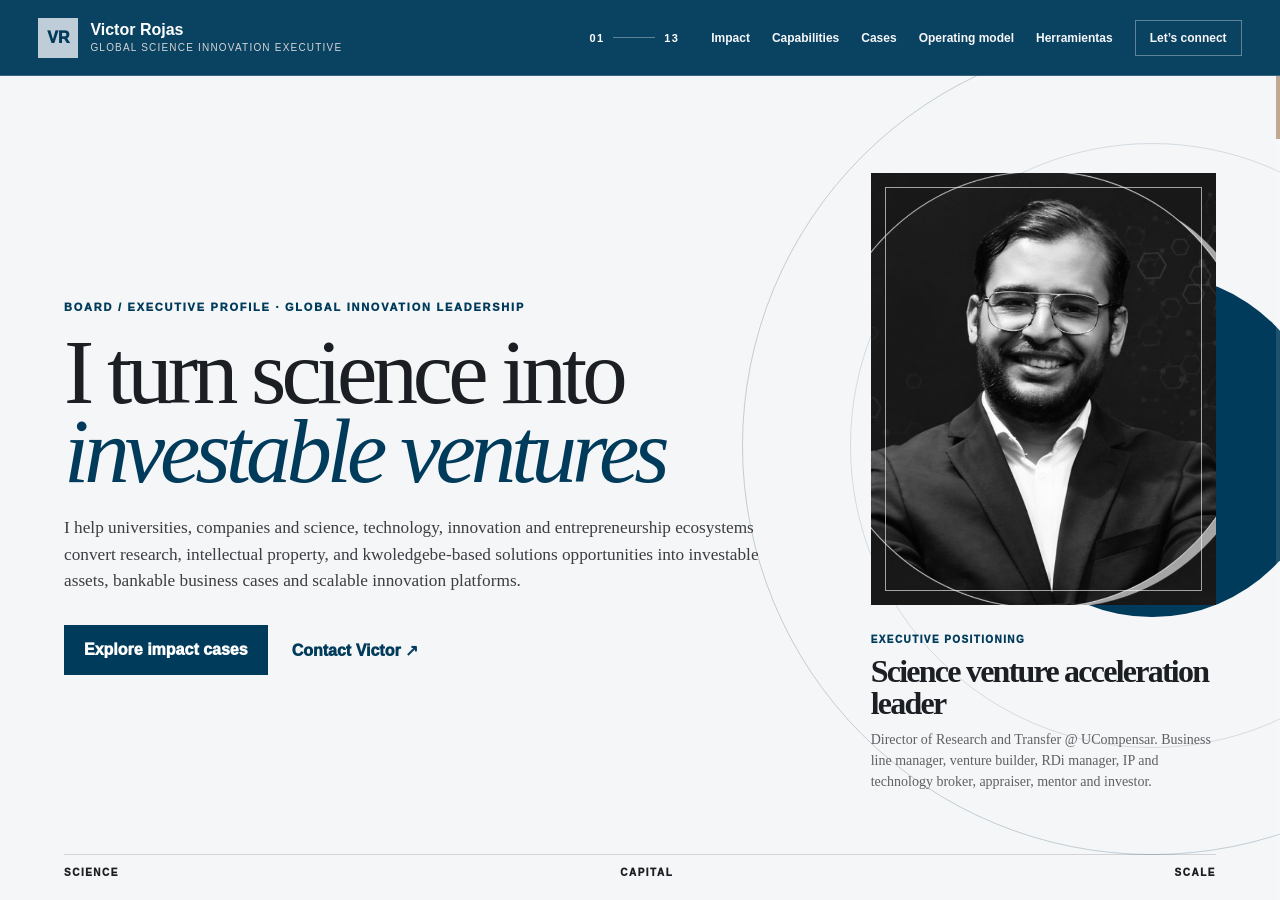
<file: index.html>
<!doctype html>
<html lang="es">
<head>
  <meta charset="utf-8">
  <meta name="viewport" content="width=device-width,initial-scale=1,viewport-fit=cover">
  <meta name="description" content="Executive profile of Victor Manuel Rojas Leal: science ventures, technology transfer, capital readiness and innovation leadership.">
  <meta name="case-study-base-url" content="">
  <title>Victor Manuel Rojas Leal | Global Innovation Executive</title>
  <link rel="stylesheet" href="./cv_profile.css">
</head>
<body>
  <a class="skip-link" href="#top">Saltar al contenido</a>

  <header class="site-header">
    <a class="brand" href="#top" aria-label="Inicio">
      <span class="brand-mark">VR</span>
      <span class="brand-copy"><strong>Victor Rojas</strong><small>Global Science Innovation Executive</small></span>
    </a>
    <div class="header-status" aria-live="polite"><span id="screen-current">01</span><i></i><span id="screen-total">12</span></div>
    <button class="menu-toggle" type="button" aria-expanded="false" aria-controls="primary-nav">Menu</button>
    <nav class="primary-nav" id="primary-nav" aria-label="Navegación principal">
      <a href="#impact-a">Impact</a>
      <a href="#capabilities-a">Capabilities</a>
      <a href="#cases-a">Cases</a>
      <a href="#operating-model">Operating model</a>
      <a class="nav-tools" href="./tools/TRA Autoevaluación DIT.html">Herramientas</a>
      <a class="nav-cta" href="mailto:vmrlbiz@gmail.com">Let’s connect</a>
    </nav>
  </header>

  <aside class="progress-rail" aria-hidden="true"><span id="progress-fill"></span></aside>

  <main id="main-content" class="story-shell">
    <section class="screen hero-screen" id="top" data-title="Executive profile">
      <div class="hero-orbit" aria-hidden="true"></div>
      <div class="screen-inner hero-layout">
        <div class="hero-copy reveal">
          <p class="eyebrow">Board / Executive Profile · Global Innovation Leadership</p>
          <h1>I turn science into <em>investable ventures</em></h1>
          <p class="hero-lead">I help universities, companies and science, technology, innovation and entrepreneurship ecosystems convert research, intellectual property, and kwoledgebe-based solutions opportunities into investable assets, bankable business cases and scalable innovation platforms.</p>
          <div class="hero-actions">
            <a class="button button-primary" href="#cases-a">Explore impact cases</a>
            <a class="text-action" href="mailto:vmrlbiz@gmail.com">Contact Victor ↗</a>
          </div>
        </div>
        <aside class="executive-profile reveal">
          <div class="portrait-frame">
            <img src="./assets/victor-rojas.webp" alt="Victor Manuel Rojas Leal" width="640" height="800" loading="eager" decoding="async">
          </div>
          <div><span>Executive positioning</span><h2>Science venture acceleration leader</h2><p>Director of Research and Transfer @ UCompensar. Business line manager, venture builder, RDi manager, IP and technology broker, appraiser, mentor and investor.</p></div>
        </aside>
      </div>
      <div class="screen-caption"><span>Science</span><span>Capital</span><span>Scale</span></div>
    </section>

    <section class="screen impact-screen impact-a" id="impact-a" data-title="Portfolio impact">
      <div class="screen-inner metric-stage">
        <div class="impact-intro reveal"><span class="chapter">01 · Impact</span><h2>Scale is not a promise.<br><em>It is evidence.</em></h2><p>A portfolio built across innovation, technology transfer and venture initiatives.</p></div>
        <div class="hero-metric reveal"><strong>USD 58M+</strong><span>portfolio of projects managed</span></div>
        <div class="metric-note reveal"><b>Portfolio leadership</b><p>Cross-functional programs connecting science, market, institutions and capital.</p></div>
      </div>
    </section>

    <section class="screen impact-screen impact-b" id="impact-b" data-title="Commercial outcomes">
      <div class="screen-inner metric-triptych">
        <header class="triptych-heading reveal"><span class="chapter">01.2 · Commercial outcomes</span><h2>Value created at three decisive moments.</h2></header>
        <article class="metric-panel reveal"><span>Venture value</span><strong>USD 14.3M</strong><p>post-money valuation in a corporate spin-off structuring process</p></article>
        <article class="metric-panel reveal"><span>Deal execution</span><strong>20+</strong><p>technology transfer, commercialization and capital agreements supported through a 17-technology portfolio</p></article>
        <article class="metric-panel reveal"><span>Commercial traction</span><strong>COP 1.500M+</strong><p>sales managed between 2023 and 2024 through innovation and technology transfer services</p></article>
      </div>
    </section>

    <section class="screen thesis-screen" id="thesis" data-title="Executive thesis">
      <div class="screen-inner thesis-layout">
        <div class="thesis-statement reveal"><span class="chapter">02 · Executive thesis</span><p>Science ventures fail when research, market, IP, finance and execution move as disconnected languages.</p><h2>My work is to translate them into one <em>investment-grade operating narrative.</em></h2></div>
        <div class="transformation reveal">
          <article><span>Before</span><h3>Promising science, unclear market path</h3><p>Research outputs, patents and prototypes with limited commercial structure, valuation or investor narrative.</p></article>
          <div class="transformation-arrow" aria-hidden="true">→</div>
          <article><span>After</span><h3>Investable venture logic</h3><p>Business case, IP strategy, route-to-market, valuation logic, stakeholder alignment and deal-readiness.</p></article>
        </div>
      </div>
    </section>

    <section class="screen capabilities-screen capabilities-a" id="capabilities-a" data-title="Venture capabilities">
      <div class="screen-inner capability-layout">
        <header class="vertical-title reveal"><span class="chapter">03 · Leadership platform</span><h2>Shape the opportunity.</h2><p>Capabilities designed to move science from signal to investable proposition.</p></header>
        <div class="capability-stack">
          <article class="capability-line reveal"><span>01</span><div><h3>Science-to-market translation</h3><p>Turns R&D, IP and technical claims into customer problems, value propositions, commercialization routes and adoption logic.</p></div></article>
          <article class="capability-line reveal"><span>02</span><div><h3>Technology valuation and negotiation</h3><p>Builds valuation ranges, deal assumptions, licensing narratives and negotiation anchors for technology assets.</p></div></article>
          <article class="capability-line reveal"><span>03</span><div><h3>Venture structuring</h3><p>Shapes spin-offs, venture studios, business models, governance, investment criteria and capital readiness processes.</p></div></article>
        </div>
      </div>
    </section>

    <section class="screen capabilities-screen capabilities-b" id="capabilities-b" data-title="Leadership capabilities">
      <div class="screen-inner capability-layout reverse">
        <header class="vertical-title reveal"><span class="chapter">03.2 · Leadership platform</span><h2>Mobilize the system.</h2><p>Capabilities organized as a portfolio system for alignment, execution and scale.</p></header>
        <div class="capability-stack">
          <article class="capability-line reveal"><span>04</span><div><h3>Ecosystem orchestration</h3><p>Aligns universities, corporations, startups, investors and public institutions around shared growth outcomes.</p></div></article>
          <article class="capability-line reveal"><span>05</span><div><h3>Portfolio and program leadership</h3><p>Designs operating cadences, metrics, decision gates and service portfolios for innovation business lines.</p></div></article>
          <article class="capability-line reveal"><span>06</span><div><h3>Executive communication</h3><p>Converts complexity into board-level narratives, investment memos, program pitches and stakeholder alignment.</p></div></article>
        </div>
      </div>
    </section>

    <section class="screen case-screen case-feature" id="cases-a" data-title="Featured case">
      <div class="case-backdrop" aria-hidden="true">14.3</div>
      <div class="screen-inner feature-case-layout">
        <div class="feature-copy reveal"><span class="chapter light">04 · Selected impact</span><span class="case-tag">Venture structuring</span><h2><a data-case-study-link href="./stories/natural_science_case.html">Corporate spin-off prepared for capital logic</a></h2><p>Supported negotiation and structuring of a science-based corporate spin-off with a credible investor-facing value story.</p><a class="case-link" data-case-study-link href="./stories/natural_science_case.html">Read Ki Natural Science case ↗</a></div>
        <div class="feature-result reveal"><small>Post-money valuation</small><strong>USD<br>14.3M</strong></div>
      </div>
    </section>

    <section class="screen case-screen case-duo" id="cases-b" data-title="Portfolio and funding cases">
      <div class="screen-inner duo-layout">
        <header class="duo-header reveal"><span class="chapter">04.2 · Portfolio cases</span><h2>From technology assets to funded platforms.</h2></header>
        <article class="editorial-case reveal"><span>Technology portfolio</span><b>01</b><h3>Sácale Jugo a Tu Patente</h3><p>Managed 2020-2023 editions with Minciencias and SIC, supporting a portfolio of 17 technologies.</p><strong>20 agreements, contracts and capital operations supported.</strong></article>
        <article class="editorial-case dark reveal"><span>Funding platform</span><b>02</b><h3>Science entrepreneurship program</h3><p>Led the war room for a multi-stakeholder Minciencias proposal involving universities, startups, schools and researchers.</p><strong>97/100 score · COP 2.440M project.</strong></article>
      </div>
    </section>

    <section class="screen case-screen case-duo case-duo-alt" id="cases-c" data-title="Transfer and capital cases">
      <div class="screen-inner duo-layout">
        <header class="duo-header reveal"><span class="chapter">04.3 · Deal execution</span><h2>Industrial value and venture capital activation.</h2></header>
        <article class="editorial-case cobalt reveal"><span>Industrial transfer</span><b>03</b><h3>INDUMIL technology transfer</h3><p>Formulated, negotiated and secured a manufacturing improvement and technology transfer contract with an Israeli company.</p><strong>USD 10M gross income · USD 3M intangibles.</strong></article>
        <article class="editorial-case reveal"><span>Deal-flow bridge</span><b>04</b><h3>University to company builder</h3><p>Connected a university technology opportunity with a company builder to activate venture financing and execution capacity.</p><strong>USD 250K capital raised.</strong></article>
      </div>
    </section>

    <section class="screen operating-screen" id="operating-model" data-title="Operating model">
      <div class="screen-inner operating-layout">
        <header class="operating-heading reveal"><span class="chapter">05 · Operating model</span><h2>A repeatable system from signal to structured value.</h2><p>A disciplined sequence for science venture acceleration.</p></header>
        <ol class="pipeline reveal">
          <li><span>01</span><small>Sense</small><strong>Opportunity and strategic fit</strong></li>
          <li><span>02</span><small>Shape</small><strong>Business case and value proposition</strong></li>
          <li><span>03</span><small>Structure</small><strong>IP, governance and economics</strong></li>
          <li><span>04</span><small>Mobilize</small><strong>Partners, capital and execution</strong></li>
          <li><span>05</span><small>Scale</small><strong>Adoption, portfolio and growth</strong></li>
        </ol>
      </div>
    </section>

    <section class="screen authority-screen" id="authority" data-title="Executive credibility">
      <div class="screen-inner authority-layout">
        <header class="authority-heading reveal"><span class="chapter">06 · Executive credibility</span><h2>Built for the room where decisions are made.</h2></header>
        <div class="authority-list">
          <article class="reveal"><span>Board narrative</span><p>Converts technical complexity into choices, implications and investable decisions.</p></article>
          <article class="reveal"><span>Cross-sector fluency</span><p>Works across universities, corporations, public institutions, startups and investors.</p></article>
          <article class="reveal"><span>Execution discipline</span><p>Uses portfolio logic, gates, metrics and operating cadence to move from ambition to delivery.</p></article>
          <article class="reveal"><span>Commercial orientation</span><p>Frames innovation through value creation, market access, deal logic and growth.</p></article>
        </div>
      </div>
    </section>

    <section class="screen testimonial-screen" id="testimonial" data-title="Leadership signal">
      <div class="screen-inner quote-layout reveal"><span class="chapter light">07 · Leadership signal</span><blockquote>“Complexity becomes valuable only when it can be translated into a decision, a deal and a path to scale.”</blockquote><cite>Victor Manuel Rojas Leal · Global Innovation Executive</cite></div>
    </section>

    <section class="screen contact-screen" id="contact" data-title="Contact">
      <div class="screen-inner contact-layout">
        <div class="contact-copy reveal"><span class="chapter">08 · Let’s build value</span><h2>Looking for a leader who can connect science, capital and execution?</h2><p>Let’s discuss global innovation leadership, venture building, technology transfer and portfolio growth.</p></div>
        <div class="contact-actions reveal"><a class="button button-primary" href="mailto:vmrlbiz@gmail.com">vmrlbiz@gmail.com</a><a href="tel:+573057171128">+57 305 717 1128</a><a href="https://www.linkedin.com/in/ingvmrl" target="_blank" rel="noopener noreferrer">LinkedIn ↗</a></div>
        <footer><span>Victor Manuel Rojas Leal</span><span>Science ventures · Deal flow · Capital · Growth</span></footer>
      </div>
    </section>
  </main>

  <script src="./anime.min.js" defer></script>
  <script src="./cv_profile.js" defer></script>
</body>
</html>
</file>
<file: cv_profile.css>
:root{--ink:#07111f;--paper:#f4f1e9;--white:#fff;--blue:#1547ff;--cyan:#26d9ff;--lime:#c6ff3d;--gold:#e6b45c;--line:rgba(7,17,31,.16);--header:76px;--max:1440px;--serif:Georgia,"Times New Roman",serif;--sans:Inter,ui-sans-serif,system-ui,-apple-system,"Segoe UI",sans-serif}
*{box-sizing:border-box}html{scroll-behavior:smooth}body{margin:0;background:var(--ink);color:var(--ink);font-family:var(--sans);overflow:hidden}a{color:inherit}img{display:block;max-width:100%}.skip-link{position:fixed;left:16px;top:-80px;z-index:99;padding:12px 16px;background:var(--lime);color:var(--ink);font-weight:900}.skip-link:focus{top:12px}.site-header{position:fixed;inset:0 0 auto;z-index:50;height:var(--header);display:flex;align-items:center;gap:32px;padding:0 clamp(18px,3vw,52px);border-bottom:1px solid rgba(255,255,255,.18);background:rgba(7,17,31,.88);color:#fff;backdrop-filter:blur(18px)}.brand{display:flex;align-items:center;gap:12px;text-decoration:none}.brand-mark{display:grid;place-items:center;width:40px;height:40px;background:var(--lime);color:var(--ink);font-weight:1000}.brand-copy{display:grid;line-height:1.05}.brand-copy small{margin-top:4px;color:#b8c3d1;font-size:10px;text-transform:uppercase;letter-spacing:.12em}.header-status{display:flex;align-items:center;gap:9px;margin-left:auto;font-size:11px;font-weight:900;letter-spacing:.12em}.header-status i{width:42px;height:1px;background:rgba(255,255,255,.35)}.primary-nav{display:flex;align-items:center;gap:22px}.primary-nav a{position:relative;color:#dce5ef;text-decoration:none;font-size:12px;font-weight:800}.primary-nav a[aria-current=true]{color:var(--lime)}.nav-cta{padding:10px 14px;border:1px solid rgba(255,255,255,.35)}.menu-toggle{display:none}.progress-rail{position:fixed;z-index:55;right:0;top:var(--header);bottom:0;width:4px;background:rgba(255,255,255,.12)}.progress-rail span{display:block;width:100%;height:0;background:var(--lime);transition:height .35s ease}.story-shell{height:100svh;overflow-y:auto;overflow-x:hidden;scroll-snap-type:y mandatory;scroll-behavior:smooth}.screen{position:relative;height:100svh;min-height:100svh;overflow:hidden;scroll-snap-align:start;scroll-snap-stop:always}.screen-inner{position:relative;z-index:2;width:min(var(--max),100%);height:100%;margin:auto;padding:calc(var(--header) + clamp(28px,5vh,70px)) clamp(22px,5vw,80px) clamp(28px,5vh,70px)}.chapter,.eyebrow{display:block;color:var(--blue);font-size:11px;font-weight:1000;letter-spacing:.16em;text-transform:uppercase}.chapter.light{color:var(--lime)}h1,h2,h3,p{margin-top:0}h1,h2{letter-spacing:-.055em}.reveal{opacity:0;transform:translateY(28px)}.reveal.is-visible{opacity:1;transform:none;transition:opacity .75s ease,transform .75s cubic-bezier(.2,.7,.2,1)}
.hero-screen{background:var(--paper)}.hero-orbit{position:absolute;width:min(64vw,920px);aspect-ratio:1;border:1px solid rgba(21,71,255,.25);border-radius:50%;right:-22vw;top:4vh}.hero-orbit:before,.hero-orbit:after{content:"";position:absolute;inset:13%;border:1px solid rgba(21,71,255,.18);border-radius:50%}.hero-orbit:after{inset:29%;background:var(--blue);border:0}.hero-layout{display:grid;grid-template-columns:minmax(0,1.35fr) minmax(300px,.65fr);align-items:center;gap:7vw}.hero-copy{max-width:900px}.hero-copy h1{margin:20px 0 24px;font-family:var(--serif);font-size:clamp(58px,7.1vw,116px);font-weight:500;line-height:.87}.hero-copy h1 em{color:var(--blue);font-style:italic}.hero-lead{max-width:760px;color:#3d4a5d;font-size:clamp(16px,1.35vw,21px);line-height:1.55}.hero-actions{display:flex;align-items:center;gap:24px;margin-top:30px}.button{display:inline-flex;align-items:center;justify-content:center;min-height:50px;padding:0 20px;text-decoration:none;font-weight:950}.button-primary{background:var(--blue);color:#fff}.text-action{font-weight:950;text-decoration:none}.executive-profile{align-self:end;padding-bottom:7vh}.portrait-frame{position:relative;width:min(100%,360px);aspect-ratio:4/5;margin-left:auto;overflow:hidden;background:#cbd6e4}.portrait-frame:before{content:"";position:absolute;z-index:2;inset:14px;border:1px solid rgba(255,255,255,.6)}.portrait-frame img{width:100%;height:100%;object-fit:cover;filter:grayscale(1) contrast(1.05)}.executive-profile>div:last-child{max-width:390px;margin:24px 0 0 auto}.executive-profile span{color:var(--blue);font-size:10px;font-weight:950;text-transform:uppercase;letter-spacing:.14em}.executive-profile h2{margin:8px 0 10px;font-size:clamp(25px,2.5vw,40px);line-height:1}.executive-profile p{margin:0;color:#4f5c6d;font-size:14px;line-height:1.5}.screen-caption{position:absolute;left:5vw;right:5vw;bottom:22px;display:flex;justify-content:space-between;padding-top:12px;border-top:1px solid var(--line);font-size:10px;font-weight:950;text-transform:uppercase;letter-spacing:.15em}
.impact-screen{background:#fff}.metric-stage{display:grid;grid-template-columns:minmax(0,.85fr) minmax(0,1.15fr);grid-template-rows:1fr auto;align-items:center;gap:30px 7vw}.impact-intro h2{margin:16px 0 22px;font-family:var(--serif);font-size:clamp(52px,6.6vw,100px);font-weight:500;line-height:.9}.impact-intro h2 em{color:var(--blue)}.impact-intro p{max-width:420px;color:#536176;font-size:18px}.hero-metric{align-self:center;text-align:right}.hero-metric strong{display:block;color:var(--blue);font-size:clamp(90px,15vw,230px);line-height:.75;letter-spacing:-.09em}.hero-metric span{display:block;margin-top:32px;font-size:clamp(18px,2vw,30px);font-weight:900}.metric-note{grid-column:2;padding:24px 0 0;border-top:1px solid var(--line);display:grid;grid-template-columns:180px 1fr;gap:30px}.metric-note p{margin:0;color:#5d6878}.impact-b{background:var(--paper)}.metric-triptych{display:grid;grid-template-columns:repeat(3,1fr);grid-template-rows:auto 1fr;gap:0}.triptych-heading{grid-column:1/-1;display:flex;justify-content:space-between;align-items:end;padding-bottom:5vh}.triptych-heading h2{max-width:780px;margin:0;font-family:var(--serif);font-size:clamp(43px,5vw,76px);font-weight:500;line-height:.95}.metric-panel{display:flex;flex-direction:column;justify-content:space-between;padding:5vh 3vw;border-left:1px solid var(--line)}.metric-panel:first-of-type{border-left:0}.metric-panel>span{font-size:11px;font-weight:950;text-transform:uppercase;letter-spacing:.13em}.metric-panel strong{color:var(--blue);font-size:clamp(56px,7vw,112px);line-height:.8;letter-spacing:-.07em}.metric-panel p{max-width:330px;margin:0;color:#46556a;font-size:16px;line-height:1.5}
.thesis-screen{background:var(--ink);color:#fff}.thesis-layout{display:grid;grid-template-columns:minmax(0,.95fr) minmax(0,1.05fr);align-items:center;gap:8vw}.thesis-statement>p{max-width:620px;margin:18px 0;color:#9eb0c8;font-size:18px;line-height:1.55}.thesis-statement h2{max-width:700px;font-family:var(--serif);font-size:clamp(45px,5.7vw,86px);font-weight:500;line-height:.96}.thesis-statement em{color:var(--lime)}.transformation{display:grid;grid-template-columns:1fr auto 1fr;align-items:stretch}.transformation article{display:flex;flex-direction:column;justify-content:space-between;min-height:430px;padding:34px;border:1px solid rgba(255,255,255,.22)}.transformation article:last-child{background:var(--lime);color:var(--ink);border-color:var(--lime)}.transformation span{font-size:11px;font-weight:950;text-transform:uppercase;letter-spacing:.14em}.transformation h3{font-family:var(--serif);font-size:clamp(30px,3vw,50px);font-weight:500;line-height:1}.transformation p{margin:0;color:#aab8ca;line-height:1.5}.transformation article:last-child p{color:#273211}.transformation-arrow{display:grid;place-items:center;width:60px;color:var(--lime);font-size:36px}
.capabilities-screen{background:#e9eef7}.capabilities-b{background:#fff}.capability-layout{display:grid;grid-template-columns:minmax(300px,.72fr) minmax(0,1.28fr);align-items:center;gap:8vw}.capability-layout.reverse{grid-template-columns:minmax(0,1.28fr) minmax(300px,.72fr)}.capability-layout.reverse .vertical-title{grid-column:2;grid-row:1}.capability-layout.reverse .capability-stack{grid-column:1;grid-row:1}.vertical-title h2{margin:18px 0 18px;font-family:var(--serif);font-size:clamp(60px,7vw,108px);font-weight:500;line-height:.86}.vertical-title p{max-width:420px;color:#4e5d72;font-size:18px}.capability-stack{border-top:2px solid var(--ink)}.capability-line{display:grid;grid-template-columns:70px 1fr;gap:20px;padding:3.5vh 0;border-bottom:1px solid var(--line)}.capability-line>span{color:var(--blue);font-size:12px;font-weight:1000}.capability-line h3{margin:0 0 8px;font-size:clamp(24px,2.2vw,36px);line-height:1}.capability-line p{max-width:760px;margin:0;color:#4c5a6e;line-height:1.5}
.case-screen{color:#fff}.case-feature{background:var(--blue)}.case-backdrop{position:absolute;right:-.04em;bottom:-.25em;color:rgba(255,255,255,.08);font-size:43vw;font-weight:1000;line-height:1}.feature-case-layout{display:grid;grid-template-columns:minmax(0,1.1fr) minmax(320px,.9fr);align-items:center;gap:6vw}.feature-copy .case-tag{display:inline-block;margin:22px 0;color:var(--lime);font-size:11px;font-weight:950;text-transform:uppercase;letter-spacing:.14em}.feature-copy h2{max-width:870px;font-family:var(--serif);font-size:clamp(52px,6.5vw,100px);font-weight:500;line-height:.89}.feature-copy h2 a{text-decoration:none}.feature-copy p{max-width:640px;color:#dbe4ff;font-size:18px;line-height:1.55}.case-link{display:inline-block;margin-top:20px;color:var(--lime);font-weight:950;text-decoration:none}.feature-result{text-align:right}.feature-result small{display:block;margin-bottom:18px;color:#dbe4ff;text-transform:uppercase;letter-spacing:.12em}.feature-result strong{color:var(--lime);font-size:clamp(72px,10vw,156px);line-height:.75;letter-spacing:-.08em}.case-duo{background:var(--paper);color:var(--ink)}.duo-layout{display:grid;grid-template-columns:.65fr 1fr 1fr;align-items:stretch;gap:0}.duo-header{padding-right:4vw;align-self:center}.duo-header h2{margin:18px 0 0;font-family:var(--serif);font-size:clamp(42px,4.6vw,72px);font-weight:500;line-height:.95}.editorial-case{display:flex;flex-direction:column;justify-content:space-between;padding:5vh 3vw;border-left:1px solid var(--line);background:#fff}.editorial-case.dark{background:var(--ink);color:#fff}.editorial-case.cobalt{background:var(--blue);color:#fff}.editorial-case>span{font-size:10px;font-weight:950;text-transform:uppercase;letter-spacing:.14em}.editorial-case>b{font-size:clamp(70px,8vw,126px);line-height:.8;color:rgba(21,71,255,.15)}.editorial-case.dark>b,.editorial-case.cobalt>b{color:rgba(255,255,255,.13)}.editorial-case h3{font-family:var(--serif);font-size:clamp(34px,3.6vw,58px);font-weight:500;line-height:.95}.editorial-case p{color:#566276;line-height:1.5}.editorial-case.dark p,.editorial-case.cobalt p{color:#c3cede}.editorial-case strong{font-size:15px;line-height:1.4}.case-duo-alt{background:#dfe8f6}
.operating-screen{background:#fff}.operating-layout{display:grid;grid-template-rows:auto 1fr;align-items:center}.operating-heading{display:flex;align-items:end;justify-content:space-between;gap:40px}.operating-heading h2{max-width:900px;margin:12px 0 0;font-family:var(--serif);font-size:clamp(48px,5.8vw,88px);font-weight:500;line-height:.9}.operating-heading p{max-width:280px;color:#566276}.pipeline{position:relative;display:grid;grid-template-columns:repeat(5,1fr);align-self:end;list-style:none;margin:0;padding:0 0 4vh}.pipeline:before{content:"";position:absolute;left:0;right:0;top:20px;height:3px;background:linear-gradient(90deg,var(--blue),var(--cyan),var(--lime))}.pipeline li{position:relative;padding:68px 28px 0 0}.pipeline li:before{content:"";position:absolute;top:10px;left:0;width:20px;height:20px;border-radius:50%;background:var(--blue);box-shadow:0 0 0 8px #fff}.pipeline li:nth-child(3):before{background:var(--cyan)}.pipeline li:nth-child(5):before{background:#91cf28}.pipeline span{color:var(--blue);font-size:12px;font-weight:1000}.pipeline small{display:block;margin:14px 0 8px;color:#6a778a;font-size:11px;font-weight:900;text-transform:uppercase;letter-spacing:.12em}.pipeline strong{display:block;max-width:210px;font-size:clamp(20px,2vw,31px);line-height:1.05}
.authority-screen{background:#dfe7f2}.authority-layout{display:grid;grid-template-columns:minmax(320px,.7fr) minmax(0,1.3fr);align-items:center;gap:8vw}.authority-heading h2{margin:18px 0 0;font-family:var(--serif);font-size:clamp(55px,6.5vw,100px);font-weight:500;line-height:.88}.authority-list{counter-reset:item;border-top:3px solid var(--ink)}.authority-list article{display:grid;grid-template-columns:190px 1fr;gap:34px;padding:3.3vh 0;border-bottom:1px solid rgba(7,17,31,.22)}.authority-list span{font-size:12px;font-weight:950;text-transform:uppercase;letter-spacing:.1em}.authority-list p{margin:0;color:#34445b;font-size:clamp(17px,1.6vw,23px);line-height:1.35}
.testimonial-screen{background:var(--ink);color:#fff}.testimonial-screen:before{content:"“";position:absolute;right:2vw;top:-14vh;color:rgba(198,255,61,.1);font-family:var(--serif);font-size:70vh;line-height:1}.quote-layout{display:flex;flex-direction:column;justify-content:center}.quote-layout blockquote{max-width:1250px;margin:4vh 0;font-family:var(--serif);font-size:clamp(50px,7vw,110px);line-height:.94;letter-spacing:-.055em}.quote-layout cite{color:#b6c5d7;font-style:normal}.contact-screen{background:var(--lime)}.contact-layout{display:grid;grid-template-columns:minmax(0,1.3fr) minmax(280px,.7fr);grid-template-rows:1fr auto;align-items:center;gap:40px 8vw}.contact-copy h2{max-width:1000px;margin:20px 0;font-family:var(--serif);font-size:clamp(58px,7.2vw,112px);font-weight:500;line-height:.87}.contact-copy p{max-width:700px;font-size:18px}.contact-actions{display:grid;gap:20px;justify-items:start}.contact-actions a:not(.button){font-size:20px;font-weight:950;text-decoration:none}.contact-layout footer{grid-column:1/-1;display:flex;justify-content:space-between;padding-top:18px;border-top:1px solid rgba(7,17,31,.28);font-size:11px;font-weight:900;text-transform:uppercase;letter-spacing:.12em}
a:focus-visible,button:focus-visible{outline:3px solid var(--lime);outline-offset:4px}
@media(max-width:1100px){:root{--header:70px}.primary-nav{display:none;position:fixed;top:var(--header);left:0;right:0;padding:22px;background:var(--ink);flex-direction:column;align-items:stretch}.primary-nav.open{display:flex}.menu-toggle{display:block;border:1px solid rgba(255,255,255,.3);background:transparent;color:#fff;padding:9px 13px;font-weight:900}.hero-layout,.metric-stage,.thesis-layout,.capability-layout,.capability-layout.reverse,.feature-case-layout,.authority-layout{grid-template-columns:1fr}.hero-layout{grid-template-columns:1.25fr .75fr}.hero-copy h1{font-size:clamp(52px,8vw,86px)}.executive-profile{padding-bottom:0}.portrait-frame{max-width:280px}.metric-stage{grid-template-columns:.75fr 1.25fr}.thesis-layout{grid-template-columns:.8fr 1.2fr;gap:4vw}.capability-layout,.capability-layout.reverse{grid-template-columns:.72fr 1.28fr;gap:5vw}.capability-layout.reverse .vertical-title,.capability-layout.reverse .capability-stack{grid-column:auto;grid-row:auto}.feature-case-layout{grid-template-columns:1.1fr .9fr}.duo-layout{grid-template-columns:.58fr 1fr 1fr}.authority-layout{grid-template-columns:.7fr 1.3fr}}
@media(max-width:760px){body{overflow:hidden}.brand-copy small,.header-status{display:none}.site-header{padding:0 16px}.screen-inner{padding:calc(var(--header) + 22px) 18px 24px}.hero-layout,.metric-stage,.thesis-layout,.capability-layout,.capability-layout.reverse,.feature-case-layout,.authority-layout,.contact-layout{grid-template-columns:1fr}.hero-layout{align-content:center;gap:22px}.hero-copy h1{margin:14px 0;font-size:clamp(42px,12.8vw,62px);line-height:.9}.hero-lead{font-size:14px}.hero-actions{margin-top:18px}.executive-profile{display:grid;grid-template-columns:120px 1fr;gap:16px;align-items:end}.portrait-frame{width:120px;aspect-ratio:1}.executive-profile>div:last-child{margin:0}.executive-profile h2{font-size:20px}.executive-profile p{display:none}.screen-caption{display:none}.metric-stage{grid-template-rows:auto 1fr auto;align-content:center}.impact-intro h2{font-size:clamp(43px,12vw,60px)}.impact-intro p{font-size:14px}.hero-metric{text-align:left}.hero-metric strong{font-size:clamp(82px,24vw,118px)}.hero-metric span{margin-top:18px;font-size:18px}.metric-note{grid-column:1;grid-template-columns:1fr;gap:6px;padding-top:14px}.metric-triptych{grid-template-columns:1fr;grid-template-rows:auto repeat(3,1fr)}.triptych-heading{display:block;padding-bottom:10px}.triptych-heading h2{margin-top:10px;font-size:32px}.metric-panel{display:grid;grid-template-columns:1fr auto;align-items:center;padding:14px 0;border-left:0;border-top:1px solid var(--line)}.metric-panel strong{font-size:44px}.metric-panel p{grid-column:1/-1;font-size:12px}.thesis-layout{align-content:center;gap:22px}.thesis-statement>p{font-size:14px}.thesis-statement h2{font-size:36px}.transformation{grid-template-columns:1fr;gap:10px}.transformation article{min-height:0;padding:18px}.transformation h3{font-size:25px}.transformation p{font-size:12px}.transformation-arrow{display:none}.capability-layout,.capability-layout.reverse{align-content:center;gap:20px}.vertical-title h2{margin:10px 0;font-size:48px}.vertical-title p{font-size:14px}.capability-line{grid-template-columns:36px 1fr;padding:15px 0}.capability-line h3{font-size:22px}.capability-line p{font-size:12px}.feature-case-layout{align-content:center}.feature-copy h2{font-size:43px}.feature-copy p{font-size:14px}.feature-result{text-align:left}.feature-result strong{font-size:68px}.duo-layout{grid-template-columns:1fr;grid-template-rows:auto 1fr 1fr}.duo-header{padding:0 0 12px}.duo-header h2{font-size:32px}.editorial-case{padding:16px 18px;border-left:0;border-top:1px solid var(--line)}.editorial-case>b{position:absolute;right:20px;font-size:58px}.editorial-case h3{margin:6px 0;font-size:28px}.editorial-case p{margin-bottom:8px;font-size:12px}.editorial-case strong{font-size:12px}.operating-layout{align-content:center}.operating-heading{display:block}.operating-heading h2{font-size:38px}.operating-heading p{font-size:13px}.pipeline{grid-template-columns:1fr;margin-top:18px;padding-left:26px}.pipeline:before{left:8px;right:auto;top:0;bottom:0;width:2px;height:auto}.pipeline li{padding:8px 0 8px 28px}.pipeline li:before{top:14px;left:-25px;width:12px;height:12px;box-shadow:0 0 0 5px #fff}.pipeline small{display:inline;margin:0 8px}.pipeline strong{display:inline;font-size:18px}.authority-layout{align-content:center;gap:20px}.authority-heading h2{font-size:45px}.authority-list article{grid-template-columns:1fr;gap:5px;padding:14px 0}.authority-list p{font-size:14px}.quote-layout blockquote{font-size:clamp(40px,12vw,58px)}.contact-layout{align-content:center;grid-template-rows:auto auto auto}.contact-copy h2{font-size:47px}.contact-copy p{font-size:14px}.contact-actions{gap:12px}.contact-actions a:not(.button){font-size:16px}.contact-layout footer{flex-direction:column;gap:6px}}
@media(max-height:720px) and (min-width:761px){.screen-inner{padding-top:calc(var(--header) + 22px);padding-bottom:22px}.hero-copy h1{font-size:72px}.portrait-frame{max-width:250px}.impact-intro h2,.vertical-title h2,.authority-heading h2{font-size:58px}.hero-metric strong{font-size:130px}.transformation article{min-height:320px}.capability-line{padding:2.2vh 0}.feature-copy h2{font-size:60px}.editorial-case h3{font-size:40px}.quote-layout blockquote{font-size:72px}.contact-copy h2{font-size:70px}}
@media(prefers-reduced-motion:reduce){html,.story-shell{scroll-behavior:auto}.reveal{opacity:1;transform:none}.reveal.is-visible{transition:none}}

/* ==========================================================
   VR brand palette and typography override
   Scope: colors and typography only; layout/content unchanged
   ========================================================== */
:root{
  --pantone-302c:#003B5C;
  --satin-deep-black:#1B1E23;
  --dark-elf:#3B3E42;
  --neutral-600:#5E6064;
  --neutral-500:#848588;
  --neutral-400:#ABACAE;
  --neutral-300:#D4D5D6;
  --ballad-blue:#BFCDD9;
  --olivestone:#707326;
  --trail-sand:#BFA995;

  --ink:var(--satin-deep-black);
  --paper:#f5f6f7;
  --white:#fff;
  --blue:var(--pantone-302c);
  --cyan:var(--ballad-blue);
  --lime:var(--olivestone);
  --gold:var(--trail-sand);
  --line:rgba(27,30,35,.16);
  --serif:"Georgia Pro",Georgia,"Times New Roman",serif;
  --sans:Aptos,"Segoe UI",Arial,sans-serif;
  --editorial:"Palatino Linotype","Book Antiqua",Palatino,serif;
}

body{background:var(--satin-deep-black);color:var(--satin-deep-black);font-family:var(--sans)}
.site-header{background:rgba(0,59,92,.96);border-bottom-color:rgba(255,255,255,.18)}
.brand-mark{background:var(--ballad-blue);color:var(--pantone-302c)}
.brand-copy small{color:var(--neutral-300)}
.primary-nav a{color:#f5f7f8}
.primary-nav a[aria-current=true]{color:var(--trail-sand)}
.progress-rail span{background:var(--trail-sand)}
.chapter,.eyebrow{color:var(--pantone-302c);font-family:var(--sans)}
.chapter.light{color:var(--trail-sand)}

h1,h2,.hero-metric strong,.metric-panel strong,.feature-result strong,.quote-layout blockquote{font-family:var(--serif)}
p,.hero-lead,.impact-intro p,.metric-note p,.metric-panel p,.thesis-statement>p,.transformation p,.vertical-title p,.capability-line p,.feature-copy p,.editorial-case p,.operating-heading p,.authority-list p,.contact-copy p,.executive-profile p{font-family:var(--editorial)}
.primary-nav,.button,.text-action,.chapter,.eyebrow,.header-status,.feature-copy .case-tag,.feature-result small,.pipeline span,.pipeline small,.authority-list span,.contact-actions,.contact-layout footer{font-family:var(--sans)}

.hero-screen{background:#f5f6f7}
.hero-orbit{border-color:rgba(0,59,92,.22)}
.hero-orbit:before,.hero-orbit:after{border-color:rgba(0,59,92,.14)}
.hero-orbit:after{background:var(--pantone-302c)}
.hero-copy h1 em{color:var(--pantone-302c)}
.hero-lead{color:var(--dark-elf)}
.button-primary{background:var(--pantone-302c);color:#fff}
.text-action{color:var(--pantone-302c)}
.portrait-frame{background:var(--ballad-blue)}
.executive-profile span{color:var(--pantone-302c)}
.executive-profile p{color:var(--neutral-600)}

.impact-screen{background:#fff}
.impact-intro h2 em,.hero-metric strong,.metric-panel strong{color:var(--pantone-302c)}
.impact-intro p,.metric-note p,.metric-panel p{color:var(--neutral-600)}
.impact-b{background:#f2f5f7}

.thesis-screen{background:var(--satin-deep-black);color:#fff}
.thesis-statement>p,.transformation p{color:var(--neutral-300)}
.thesis-statement em,.transformation-arrow{color:var(--trail-sand)}
.transformation article:last-child{background:var(--olivestone);color:#fff;border-color:var(--olivestone)}
.transformation article:last-child p{color:#f2f2f2}

.capabilities-screen{background:#eef2f4}
.capabilities-b{background:#fff}
.vertical-title p,.capability-line p{color:var(--neutral-600)}
.capability-stack{border-top-color:var(--satin-deep-black)}
.capability-line>span{color:var(--pantone-302c)}

.case-feature{background:var(--pantone-302c)}
.feature-copy .case-tag,.case-link,.feature-result strong{color:var(--trail-sand)}
.feature-copy p,.feature-result small{color:#e8edf0}
.case-duo{background:#f5f6f7;color:var(--satin-deep-black)}
.editorial-case.dark{background:var(--satin-deep-black);color:#fff}
.editorial-case.cobalt{background:var(--ballad-blue);color:var(--satin-deep-black)}
.editorial-case p{color:var(--neutral-600)}
.editorial-case.dark p{color:var(--neutral-300)}
.editorial-case.cobalt p{color:var(--dark-elf)}
.case-duo-alt{background:#f4efe9}

.operating-screen{background:#fff}
.operating-heading p{color:var(--neutral-600)}
.pipeline:before{background:linear-gradient(90deg,var(--pantone-302c),var(--ballad-blue),var(--olivestone))}
.pipeline li:before{background:var(--pantone-302c)}
.pipeline li:nth-child(3):before{background:var(--ballad-blue)}
.pipeline li:nth-child(5):before{background:var(--olivestone)}
.pipeline span{color:var(--pantone-302c)}
.pipeline small{color:var(--neutral-500)}

.authority-screen{background:var(--ballad-blue)}
.authority-list p{color:var(--dark-elf)}
.testimonial-screen{background:var(--satin-deep-black);color:#fff}
.testimonial-screen:before{color:rgba(191,169,149,.14)}
.quote-layout cite{color:var(--neutral-300)}
.contact-screen{background:var(--trail-sand)}
.contact-copy p{color:var(--dark-elf)}
.contact-actions a:not(.button){color:var(--satin-deep-black)}
.contact-layout footer{border-top-color:rgba(27,30,35,.28)}

a:focus-visible,button:focus-visible{outline-color:var(--olivestone)}
@media(max-width:1100px){.primary-nav{background:var(--pantone-302c)}}
</file>
